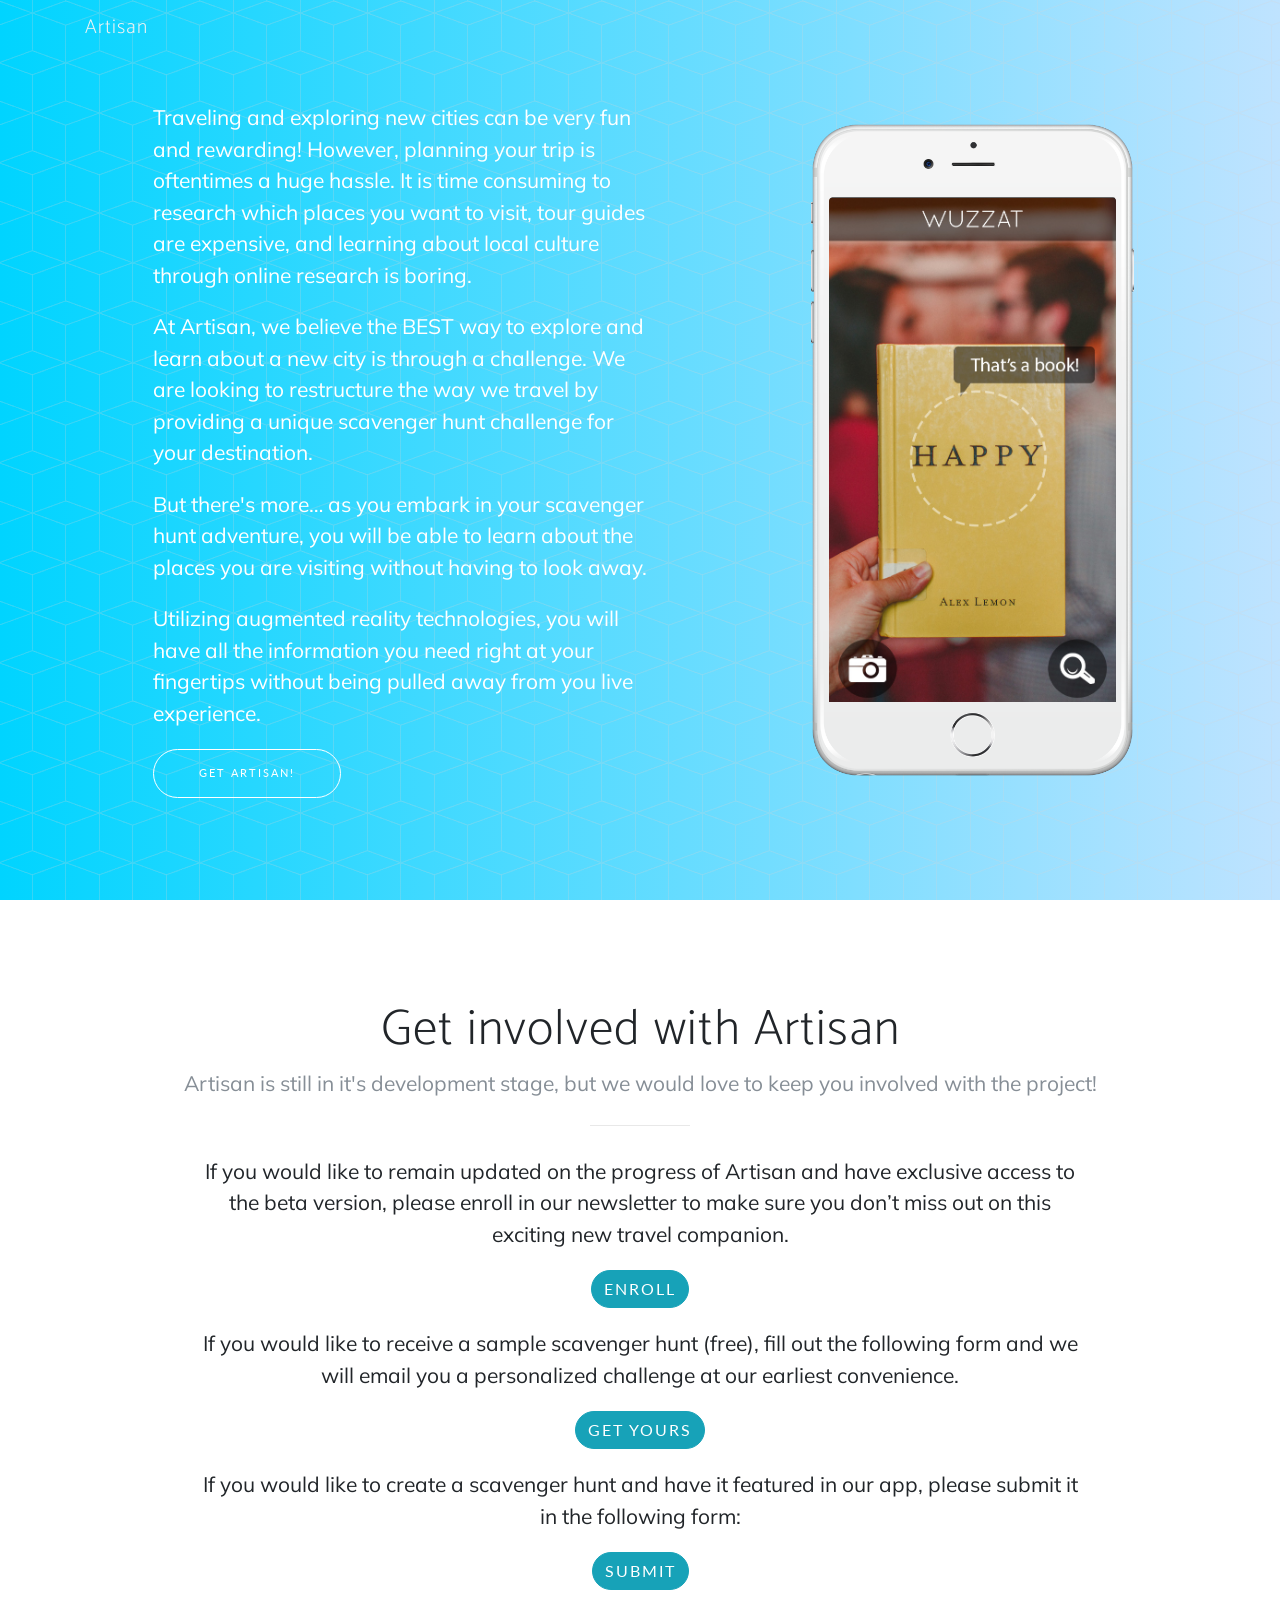
<file: web/index.html>
<!DOCTYPE html>
<html lang="en">

  <head>

    <meta charset="utf-8">
    <meta name="viewport" content="width=device-width, initial-scale=1, shrink-to-fit=no">
    <meta name="description" content="">
    <meta name="author" content="">

    <title>Artisan</title>

    <!-- Bootstrap core CSS -->
    <link href="vendor/bootstrap/css/bootstrap.min.css" rel="stylesheet">

    <!-- Custom fonts for this template -->
    <link rel="stylesheet" href="vendor/font-awesome/css/font-awesome.min.css">
    <link rel="stylesheet" href="vendor/simple-line-icons/css/simple-line-icons.css">
    <link href="https://fonts.googleapis.com/css?family=Lato" rel="stylesheet">
    <link href="https://fonts.googleapis.com/css?family=Catamaran:100,200,300,400,500,600,700,800,900" rel="stylesheet">
    <link href="https://fonts.googleapis.com/css?family=Muli" rel="stylesheet">

    <!-- Plugin CSS -->
    <link rel="stylesheet" href="device-mockups/device-mockups.min.css">

    <!-- Custom styles for this template -->
    <link href="css/new-age.css" rel="stylesheet">

  </head>

  <body id="page-top">

    <!-- Navigation -->
    <nav class="navbar navbar-expand-lg navbar-light fixed-top" id="mainNav">
      <div class="container">
        <a class="navbar-brand js-scroll-trigger" href="#page-top">Artisan</a>
        <button class="navbar-toggler navbar-toggler-right" type="button" data-toggle="collapse" data-target="#navbarResponsive" aria-controls="navbarResponsive" aria-expanded="false" aria-label="Toggle navigation">
          Menu
          <i class="fa fa-bars"></i>
        </button>
        <div class="collapse navbar-collapse" id="navbarResponsive">
          <ul class="navbar-nav ml-auto">
            <!--<li class="nav-item">-->
              <!--<a class="nav-link js-scroll-trigger" href="#download">Download</a>-->
            <!--</li>-->
            <!--<li class="nav-item">-->
              <!--<a class="nav-link js-scroll-trigger" href="#features">Features</a>-->
            <!--</li>-->
            <!--<li class="nav-item">-->
              <!--<a class="nav-link js-scroll-trigger" href="#contact">Contact</a>-->
            <!--</li>-->
          </ul>
        </div>
      </div>
    </nav>

    <header class="masthead">
      <div class="container h-100">
        <div class="row h-100">
          <div class="col-lg-7 my-auto">
            <div class="header-content mx-auto">
              <p>
                Traveling and exploring new cities can be very fun and rewarding! However, planning your trip is oftentimes a huge hassle. It is time consuming to research which places you want to visit, tour guides are expensive, and learning about local culture through online research is boring.
              </p>
              <p>
                At Artisan, we believe the BEST way to explore and learn about a new city is through a challenge. We are looking to restructure the way we travel by providing a unique scavenger hunt challenge for your destination.
              </p>
              <p>
                But there's more… as you embark in your scavenger hunt adventure, you will be able to learn about the places you are visiting without having to look away.
              </p>
              <p>
                Utilizing augmented reality technologies, you will have all the information you need right at your fingertips without being pulled away from you live experience.
              </p>
              <a href="#interest" class="btn btn-outline btn-xl js-scroll-trigger">Get Artisan!</a>
            </div>
          </div>
          <div class="col-lg-5 my-auto">
            <div class="device-container">
              <div class="device-mockup iphone6_plus portrait white">
                <div class="device">
                  <div class="screen">
                    <!-- Demo image for screen mockup, you can put an image here, some HTML, an animation, video, or anything else! -->
                    <img src="img/demo-screen-1.jpg" class="img-fluid" alt="">
                  </div>
                  <!--<div class="button">-->
                    <!--&lt;!&ndash; You can hook the "home button" to some JavaScript events or just remove it &ndash;&gt;-->
                  <!--</div>-->
                </div>
              </div>
            </div>
          </div>
        </div>
      </div>
    </header>

    <section class="features" id="interest">
      <div class="container">
        <div class="section-heading text-center">
          <h2>Get involved with Artisan</h2>
          <p class="text-muted">Artisan is still in it's development stage, but we would love to keep you involved with the project!</p>
          <hr>
        </div>
        <div class="col-lg-10  offset-1 text-center">
          <p>
            If you would like to remain updated on the progress of Artisan and have exclusive access to the beta version, please enroll in our newsletter to make sure you don’t miss out on this exciting new travel companion.
          </p>
          <button onclick="window.open('https://goo.gl/forms/p4NjhL0DubmxJfMZ2')" type="button" class="btn btn-info cent">Enroll</button>
          <p style="margin-top: 20px">
            If you would like to receive a sample scavenger hunt (free), fill out the following form and we will email you a personalized challenge at our earliest convenience.
          </p>
          <button onclick="window.open('https://goo.gl/forms/oTR0wsHonG7i0yab2')" type="button" class="btn btn-info cent">Get Yours</button>
          <p style="margin-top: 20px">
            If you would like to create a scavenger hunt and have it featured in our app, please submit it in the following form:
          </p>
          <button onclick="window.open('https://goo.gl/forms/mAcGoXeVyjS8ulCM2')" type="button" class="btn btn-info cent">Submit</button>
        </div>
      </div>
    </section>

    <!--<section class="download bg-primary text-center" id="download">-->
      <!--<div class="container">-->
        <!--<div class="row">-->
          <!--<div class="col-md-8 mx-auto">-->
            <!--<h2 class="section-heading">Discover what all the buzz is about!</h2>-->
            <!--<p>Our app is available on any mobile device! Download now to get started!</p>-->
            <!--<div class="badges">-->
              <!--<a class="badge-link" href="#"><img src="img/google-play-badge.svg" alt=""></a>-->
              <!--<a class="badge-link" href="#"><img src="img/app-store-badge.svg" alt=""></a>-->
            <!--</div>-->
          <!--</div>-->
        <!--</div>-->
      <!--</div>-->
    <!--</section>-->

    <!--<section class="features" id="features">-->
      <!--<div class="container">-->
        <!--<div class="section-heading text-center">-->
          <!--<h2>Unlimited Features, Unlimited Fun</h2>-->
          <!--<p class="text-muted">Check out what you can do with this app theme!</p>-->
          <!--<hr>-->
        <!--</div>-->
        <!--<div class="row">-->
          <!--<div class="col-lg-4 my-auto">-->
            <!--<div class="device-container">-->
              <!--<div class="device-mockup iphone6_plus portrait white">-->
                <!--<div class="device">-->
                  <!--<div class="screen">-->
                    <!--&lt;!&ndash; Demo image for screen mockup, you can put an image here, some HTML, an animation, video, or anything else! &ndash;&gt;-->
                    <!--<img src="img/demo-screen-1.jpg" class="img-fluid" alt="">-->
                  <!--</div>-->
                  <!--<div class="button">-->
                    <!--&lt;!&ndash; You can hook the "home button" to some JavaScript events or just remove it &ndash;&gt;-->
                  <!--</div>-->
                <!--</div>-->
              <!--</div>-->
            <!--</div>-->
          <!--</div>-->
          <!--<div class="col-lg-8 my-auto">-->
            <!--<div class="container-fluid">-->
              <!--<div class="row">-->
                <!--<div class="col-lg-6">-->
                  <!--<div class="feature-item">-->
                    <!--<i class="icon-screen-smartphone text-primary"></i>-->
                    <!--<h3>Device Mockups</h3>-->
                    <!--<p class="text-muted">Ready to use HTML/CSS device mockups, no Photoshop required!</p>-->
                  <!--</div>-->
                <!--</div>-->
                <!--<div class="col-lg-6">-->
                  <!--<div class="feature-item">-->
                    <!--<i class="icon-camera text-primary"></i>-->
                    <!--<h3>Flexible Use</h3>-->
                    <!--<p class="text-muted">Put an image, video, animation, or anything else in the screen!</p>-->
                  <!--</div>-->
                <!--</div>-->
              <!--</div>-->
              <!--<div class="row">-->
                <!--<div class="col-lg-6">-->
                  <!--<div class="feature-item">-->
                    <!--<i class="icon-present text-primary"></i>-->
                    <!--<h3>Free to Use</h3>-->
                    <!--<p class="text-muted">As always, this theme is free to download and use for any purpose!</p>-->
                  <!--</div>-->
                <!--</div>-->
                <!--<div class="col-lg-6">-->
                  <!--<div class="feature-item">-->
                    <!--<i class="icon-lock-open text-primary"></i>-->
                    <!--<h3>Open Source</h3>-->
                    <!--<p class="text-muted">Since this theme is MIT licensed, you can use it commercially!</p>-->
                  <!--</div>-->
                <!--</div>-->
              <!--</div>-->
            <!--</div>-->
          <!--</div>-->
        <!--</div>-->
      <!--</div>-->
    <!--</section>-->

    <!--<section class="cta">-->
      <!--<div class="cta-content">-->
        <!--<div class="container">-->
          <!--<h2>Stop waiting.<br>Start building.</h2>-->
          <!--<a href="#contact" class="btn btn-outline btn-xl js-scroll-trigger">Let's Get Started!</a>-->
        <!--</div>-->
      <!--</div>-->
      <!--<div class="overlay"></div>-->
    <!--</section>-->

    <!--<section class="contact bg-primary" id="contact">-->
      <!--<div class="container">-->
        <!--<h2>We-->
          <!--<i class="fa fa-heart"></i>-->
          <!--new friends!</h2>-->
        <!--<ul class="list-inline list-social">-->
          <!--<li class="list-inline-item social-twitter">-->
            <!--<a href="#">-->
              <!--<i class="fa fa-twitter"></i>-->
            <!--</a>-->
          <!--</li>-->
          <!--<li class="list-inline-item social-facebook">-->
            <!--<a href="#">-->
              <!--<i class="fa fa-facebook"></i>-->
            <!--</a>-->
          <!--</li>-->
          <!--<li class="list-inline-item social-google-plus">-->
            <!--<a href="#">-->
              <!--<i class="fa fa-google-plus"></i>-->
            <!--</a>-->
          <!--</li>-->
        <!--</ul>-->
      <!--</div>-->
    <!--</section>-->

    <!-- Bootstrap core JavaScript -->
    <script src="vendor/jquery/jquery.min.js"></script>
    <script src="vendor/bootstrap/js/bootstrap.bundle.min.js"></script>

    <!-- Plugin JavaScript -->
    <script src="vendor/jquery-easing/jquery.easing.min.js"></script>

    <!-- Custom scripts for this template -->
    <script src="js/new-age.min.js"></script>

  </body>

</html>
</file>
<file: web/vendor/simple-line-icons/css/simple-line-icons.css>
@font-face {
  font-family: 'simple-line-icons';
  src: url('../fonts/Simple-Line-Icons.eot?v=2.4.0');
  src: url('../fonts/Simple-Line-Icons.eot?v=2.4.0#iefix') format('embedded-opentype'), url('../fonts/Simple-Line-Icons.woff2?v=2.4.0') format('woff2'), url('../fonts/Simple-Line-Icons.ttf?v=2.4.0') format('truetype'), url('../fonts/Simple-Line-Icons.woff?v=2.4.0') format('woff'), url('../fonts/Simple-Line-Icons.svg?v=2.4.0#simple-line-icons') format('svg');
  font-weight: normal;
  font-style: normal;
}
/*
 Use the following CSS code if you want to have a class per icon.
 Instead of a list of all class selectors, you can use the generic [class*="icon-"] selector, but it's slower:
*/
.icon-user,
.icon-people,
.icon-user-female,
.icon-user-follow,
.icon-user-following,
.icon-user-unfollow,
.icon-login,
.icon-logout,
.icon-emotsmile,
.icon-phone,
.icon-call-end,
.icon-call-in,
.icon-call-out,
.icon-map,
.icon-location-pin,
.icon-direction,
.icon-directions,
.icon-compass,
.icon-layers,
.icon-menu,
.icon-list,
.icon-options-vertical,
.icon-options,
.icon-arrow-down,
.icon-arrow-left,
.icon-arrow-right,
.icon-arrow-up,
.icon-arrow-up-circle,
.icon-arrow-left-circle,
.icon-arrow-right-circle,
.icon-arrow-down-circle,
.icon-check,
.icon-clock,
.icon-plus,
.icon-minus,
.icon-close,
.icon-event,
.icon-exclamation,
.icon-organization,
.icon-trophy,
.icon-screen-smartphone,
.icon-screen-desktop,
.icon-plane,
.icon-notebook,
.icon-mustache,
.icon-mouse,
.icon-magnet,
.icon-energy,
.icon-disc,
.icon-cursor,
.icon-cursor-move,
.icon-crop,
.icon-chemistry,
.icon-speedometer,
.icon-shield,
.icon-screen-tablet,
.icon-magic-wand,
.icon-hourglass,
.icon-graduation,
.icon-ghost,
.icon-game-controller,
.icon-fire,
.icon-eyeglass,
.icon-envelope-open,
.icon-envelope-letter,
.icon-bell,
.icon-badge,
.icon-anchor,
.icon-wallet,
.icon-vector,
.icon-speech,
.icon-puzzle,
.icon-printer,
.icon-present,
.icon-playlist,
.icon-pin,
.icon-picture,
.icon-handbag,
.icon-globe-alt,
.icon-globe,
.icon-folder-alt,
.icon-folder,
.icon-film,
.icon-feed,
.icon-drop,
.icon-drawer,
.icon-docs,
.icon-doc,
.icon-diamond,
.icon-cup,
.icon-calculator,
.icon-bubbles,
.icon-briefcase,
.icon-book-open,
.icon-basket-loaded,
.icon-basket,
.icon-bag,
.icon-action-undo,
.icon-action-redo,
.icon-wrench,
.icon-umbrella,
.icon-trash,
.icon-tag,
.icon-support,
.icon-frame,
.icon-size-fullscreen,
.icon-size-actual,
.icon-shuffle,
.icon-share-alt,
.icon-share,
.icon-rocket,
.icon-question,
.icon-pie-chart,
.icon-pencil,
.icon-note,
.icon-loop,
.icon-home,
.icon-grid,
.icon-graph,
.icon-microphone,
.icon-music-tone-alt,
.icon-music-tone,
.icon-earphones-alt,
.icon-earphones,
.icon-equalizer,
.icon-like,
.icon-dislike,
.icon-control-start,
.icon-control-rewind,
.icon-control-play,
.icon-control-pause,
.icon-control-forward,
.icon-control-end,
.icon-volume-1,
.icon-volume-2,
.icon-volume-off,
.icon-calendar,
.icon-bulb,
.icon-chart,
.icon-ban,
.icon-bubble,
.icon-camrecorder,
.icon-camera,
.icon-cloud-download,
.icon-cloud-upload,
.icon-envelope,
.icon-eye,
.icon-flag,
.icon-heart,
.icon-info,
.icon-key,
.icon-link,
.icon-lock,
.icon-lock-open,
.icon-magnifier,
.icon-magnifier-add,
.icon-magnifier-remove,
.icon-paper-clip,
.icon-paper-plane,
.icon-power,
.icon-refresh,
.icon-reload,
.icon-settings,
.icon-star,
.icon-symbol-female,
.icon-symbol-male,
.icon-target,
.icon-credit-card,
.icon-paypal,
.icon-social-tumblr,
.icon-social-twitter,
.icon-social-facebook,
.icon-social-instagram,
.icon-social-linkedin,
.icon-social-pinterest,
.icon-social-github,
.icon-social-google,
.icon-social-reddit,
.icon-social-skype,
.icon-social-dribbble,
.icon-social-behance,
.icon-social-foursqare,
.icon-social-soundcloud,
.icon-social-spotify,
.icon-social-stumbleupon,
.icon-social-youtube,
.icon-social-dropbox,
.icon-social-vkontakte,
.icon-social-steam {
  font-family: 'simple-line-icons';
  speak: none;
  font-style: normal;
  font-weight: normal;
  font-variant: normal;
  text-transform: none;
  line-height: 1;
  /* Better Font Rendering =========== */
  -webkit-font-smoothing: antialiased;
  -moz-osx-font-smoothing: grayscale;
}
.icon-user:before {
  content: "\e005";
}
.icon-people:before {
  content: "\e001";
}
.icon-user-female:before {
  content: "\e000";
}
.icon-user-follow:before {
  content: "\e002";
}
.icon-user-following:before {
  content: "\e003";
}
.icon-user-unfollow:before {
  content: "\e004";
}
.icon-login:before {
  content: "\e066";
}
.icon-logout:before {
  content: "\e065";
}
.icon-emotsmile:before {
  content: "\e021";
}
.icon-phone:before {
  content: "\e600";
}
.icon-call-end:before {
  content: "\e048";
}
.icon-call-in:before {
  content: "\e047";
}
.icon-call-out:before {
  content: "\e046";
}
.icon-map:before {
  content: "\e033";
}
.icon-location-pin:before {
  content: "\e096";
}
.icon-direction:before {
  content: "\e042";
}
.icon-directions:before {
  content: "\e041";
}
.icon-compass:before {
  content: "\e045";
}
.icon-layers:before {
  content: "\e034";
}
.icon-menu:before {
  content: "\e601";
}
.icon-list:before {
  content: "\e067";
}
.icon-options-vertical:before {
  content: "\e602";
}
.icon-options:before {
  content: "\e603";
}
.icon-arrow-down:before {
  content: "\e604";
}
.icon-arrow-left:before {
  content: "\e605";
}
.icon-arrow-right:before {
  content: "\e606";
}
.icon-arrow-up:before {
  content: "\e607";
}
.icon-arrow-up-circle:before {
  content: "\e078";
}
.icon-arrow-left-circle:before {
  content: "\e07a";
}
.icon-arrow-right-circle:before {
  content: "\e079";
}
.icon-arrow-down-circle:before {
  content: "\e07b";
}
.icon-check:before {
  content: "\e080";
}
.icon-clock:before {
  content: "\e081";
}
.icon-plus:before {
  content: "\e095";
}
.icon-minus:before {
  content: "\e615";
}
.icon-close:before {
  content: "\e082";
}
.icon-event:before {
  content: "\e619";
}
.icon-exclamation:before {
  content: "\e617";
}
.icon-organization:before {
  content: "\e616";
}
.icon-trophy:before {
  content: "\e006";
}
.icon-screen-smartphone:before {
  content: "\e010";
}
.icon-screen-desktop:before {
  content: "\e011";
}
.icon-plane:before {
  content: "\e012";
}
.icon-notebook:before {
  content: "\e013";
}
.icon-mustache:before {
  content: "\e014";
}
.icon-mouse:before {
  content: "\e015";
}
.icon-magnet:before {
  content: "\e016";
}
.icon-energy:before {
  content: "\e020";
}
.icon-disc:before {
  content: "\e022";
}
.icon-cursor:before {
  content: "\e06e";
}
.icon-cursor-move:before {
  content: "\e023";
}
.icon-crop:before {
  content: "\e024";
}
.icon-chemistry:before {
  content: "\e026";
}
.icon-speedometer:before {
  content: "\e007";
}
.icon-shield:before {
  content: "\e00e";
}
.icon-screen-tablet:before {
  content: "\e00f";
}
.icon-magic-wand:before {
  content: "\e017";
}
.icon-hourglass:before {
  content: "\e018";
}
.icon-graduation:before {
  content: "\e019";
}
.icon-ghost:before {
  content: "\e01a";
}
.icon-game-controller:before {
  content: "\e01b";
}
.icon-fire:before {
  content: "\e01c";
}
.icon-eyeglass:before {
  content: "\e01d";
}
.icon-envelope-open:before {
  content: "\e01e";
}
.icon-envelope-letter:before {
  content: "\e01f";
}
.icon-bell:before {
  content: "\e027";
}
.icon-badge:before {
  content: "\e028";
}
.icon-anchor:before {
  content: "\e029";
}
.icon-wallet:before {
  content: "\e02a";
}
.icon-vector:before {
  content: "\e02b";
}
.icon-speech:before {
  content: "\e02c";
}
.icon-puzzle:before {
  content: "\e02d";
}
.icon-printer:before {
  content: "\e02e";
}
.icon-present:before {
  content: "\e02f";
}
.icon-playlist:before {
  content: "\e030";
}
.icon-pin:before {
  content: "\e031";
}
.icon-picture:before {
  content: "\e032";
}
.icon-handbag:before {
  content: "\e035";
}
.icon-globe-alt:before {
  content: "\e036";
}
.icon-globe:before {
  content: "\e037";
}
.icon-folder-alt:before {
  content: "\e039";
}
.icon-folder:before {
  content: "\e089";
}
.icon-film:before {
  content: "\e03a";
}
.icon-feed:before {
  content: "\e03b";
}
.icon-drop:before {
  content: "\e03e";
}
.icon-drawer:before {
  content: "\e03f";
}
.icon-docs:before {
  content: "\e040";
}
.icon-doc:before {
  content: "\e085";
}
.icon-diamond:before {
  content: "\e043";
}
.icon-cup:before {
  content: "\e044";
}
.icon-calculator:before {
  content: "\e049";
}
.icon-bubbles:before {
  content: "\e04a";
}
.icon-briefcase:before {
  content: "\e04b";
}
.icon-book-open:before {
  content: "\e04c";
}
.icon-basket-loaded:before {
  content: "\e04d";
}
.icon-basket:before {
  content: "\e04e";
}
.icon-bag:before {
  content: "\e04f";
}
.icon-action-undo:before {
  content: "\e050";
}
.icon-action-redo:before {
  content: "\e051";
}
.icon-wrench:before {
  content: "\e052";
}
.icon-umbrella:before {
  content: "\e053";
}
.icon-trash:before {
  content: "\e054";
}
.icon-tag:before {
  content: "\e055";
}
.icon-support:before {
  content: "\e056";
}
.icon-frame:before {
  content: "\e038";
}
.icon-size-fullscreen:before {
  content: "\e057";
}
.icon-size-actual:before {
  content: "\e058";
}
.icon-shuffle:before {
  content: "\e059";
}
.icon-share-alt:before {
  content: "\e05a";
}
.icon-share:before {
  content: "\e05b";
}
.icon-rocket:before {
  content: "\e05c";
}
.icon-question:before {
  content: "\e05d";
}
.icon-pie-chart:before {
  content: "\e05e";
}
.icon-pencil:before {
  content: "\e05f";
}
.icon-note:before {
  content: "\e060";
}
.icon-loop:before {
  content: "\e064";
}
.icon-home:before {
  content: "\e069";
}
.icon-grid:before {
  content: "\e06a";
}
.icon-graph:before {
  content: "\e06b";
}
.icon-microphone:before {
  content: "\e063";
}
.icon-music-tone-alt:before {
  content: "\e061";
}
.icon-music-tone:before {
  content: "\e062";
}
.icon-earphones-alt:before {
  content: "\e03c";
}
.icon-earphones:before {
  content: "\e03d";
}
.icon-equalizer:before {
  content: "\e06c";
}
.icon-like:before {
  content: "\e068";
}
.icon-dislike:before {
  content: "\e06d";
}
.icon-control-start:before {
  content: "\e06f";
}
.icon-control-rewind:before {
  content: "\e070";
}
.icon-control-play:before {
  content: "\e071";
}
.icon-control-pause:before {
  content: "\e072";
}
.icon-control-forward:before {
  content: "\e073";
}
.icon-control-end:before {
  content: "\e074";
}
.icon-volume-1:before {
  content: "\e09f";
}
.icon-volume-2:before {
  content: "\e0a0";
}
.icon-volume-off:before {
  content: "\e0a1";
}
.icon-calendar:before {
  content: "\e075";
}
.icon-bulb:before {
  content: "\e076";
}
.icon-chart:before {
  content: "\e077";
}
.icon-ban:before {
  content: "\e07c";
}
.icon-bubble:before {
  content: "\e07d";
}
.icon-camrecorder:before {
  content: "\e07e";
}
.icon-camera:before {
  content: "\e07f";
}
.icon-cloud-download:before {
  content: "\e083";
}
.icon-cloud-upload:before {
  content: "\e084";
}
.icon-envelope:before {
  content: "\e086";
}
.icon-eye:before {
  content: "\e087";
}
.icon-flag:before {
  content: "\e088";
}
.icon-heart:before {
  content: "\e08a";
}
.icon-info:before {
  content: "\e08b";
}
.icon-key:before {
  content: "\e08c";
}
.icon-link:before {
  content: "\e08d";
}
.icon-lock:before {
  content: "\e08e";
}
.icon-lock-open:before {
  content: "\e08f";
}
.icon-magnifier:before {
  content: "\e090";
}
.icon-magnifier-add:before {
  content: "\e091";
}
.icon-magnifier-remove:before {
  content: "\e092";
}
.icon-paper-clip:before {
  content: "\e093";
}
.icon-paper-plane:before {
  content: "\e094";
}
.icon-power:before {
  content: "\e097";
}
.icon-refresh:before {
  content: "\e098";
}
.icon-reload:before {
  content: "\e099";
}
.icon-settings:before {
  content: "\e09a";
}
.icon-star:before {
  content: "\e09b";
}
.icon-symbol-female:before {
  content: "\e09c";
}
.icon-symbol-male:before {
  content: "\e09d";
}
.icon-target:before {
  content: "\e09e";
}
.icon-credit-card:before {
  content: "\e025";
}
.icon-paypal:before {
  content: "\e608";
}
.icon-social-tumblr:before {
  content: "\e00a";
}
.icon-social-twitter:before {
  content: "\e009";
}
.icon-social-facebook:before {
  content: "\e00b";
}
.icon-social-instagram:before {
  content: "\e609";
}
.icon-social-linkedin:before {
  content: "\e60a";
}
.icon-social-pinterest:before {
  content: "\e60b";
}
.icon-social-github:before {
  content: "\e60c";
}
.icon-social-google:before {
  content: "\e60d";
}
.icon-social-reddit:before {
  content: "\e60e";
}
.icon-social-skype:before {
  content: "\e60f";
}
.icon-social-dribbble:before {
  content: "\e00d";
}
.icon-social-behance:before {
  content: "\e610";
}
.icon-social-foursqare:before {
  content: "\e611";
}
.icon-social-soundcloud:before {
  content: "\e612";
}
.icon-social-spotify:before {
  content: "\e613";
}
.icon-social-stumbleupon:before {
  content: "\e614";
}
.icon-social-youtube:before {
  content: "\e008";
}
.icon-social-dropbox:before {
  content: "\e00c";
}
.icon-social-vkontakte:before {
  content: "\e618";
}
.icon-social-steam:before {
  content: "\e620";
}
</file>
<file: web/device-mockups/device-mockups.min.css>
.device-mockup{position:relative;width:100%;padding-bottom:61.775701%}.device-mockup>.device{position:absolute;top:0;bottom:0;left:0;right:0;width:100%;height:100%;background-size:100% 100%;background-repeat:no-repeat;background-image:url(macbook/macbook.png)}.device-mockup>.device>.screen{position:absolute;top:11.0438729%;bottom:14.6747352%;left:13.364486%;right:13.364486%;overflow:hidden}.device-mockup>.device>.button{position:absolute;top:0;left:0;display:none;overflow:hidden;border-radius:100%;-webkit-border-radius:100%;-moz-border-radius:100%;cursor:pointer}.device-mockup.imac{padding-bottom:81.230769%}.device-mockup.imac>.device{background-image:url(imac/imac.png)}.device-mockup.imac>.device>.screen{top:8.20707071%;bottom:31.6919192%;left:6.61538462%;right:6.61538462%}.device-mockup.macbook{padding-bottom:61.775701%}.device-mockup.macbook>.device{background-image:url(macbook/macbook.png)}.device-mockup.macbook>.device>.screen{top:11.0438729%;bottom:14.6747352%;left:13.364486%;right:13.364486%}.device-mockup.macbook_2015{padding-bottom:57.5%}.device-mockup.macbook_2015.grey>.device,.device-mockup.macbook_2015>.device{background-image:url(macbook_2015/grey.png)}.device-mockup.macbook_2015.silver>.device,.device-mockup.macbook_2015>.device{background-image:url(macbook_2015/silver.png)}.device-mockup.macbook_2015.gold>.device,.device-mockup.macbook_2015>.device{background-image:url(macbook_2015/gold.png)}.device-mockup.macbook_2015>.device>.screen{top:7.5%;bottom:10.9%;left:12.46%;right:12.56%}.device-mockup.iphone5,.device-mockup.iphone5.portrait{padding-bottom:210.57%}.device-mockup.iphone5.landscape{padding-bottom:47.49%}.device-mockup.iphone5.black>.device,.device-mockup.iphone5.portrait.black>.device,.device-mockup.iphone5>.device{background-image:url(iphone5/iphone5_port_black.png)}.device-mockup.iphone5.landscape.black>.device,.device-mockup.iphone5.landscape>.device{background-image:url(iphone5/iphone5_land_black.png)}.device-mockup.iphone5.portrait.white>.device,.device-mockup.iphone5.white>.device{background-image:url(iphone5/iphone5_port_white.png)}.device-mockup.iphone5.landscape.white>.device{background-image:url(iphone5/iphone5_land_white.png)}.device-mockup.iphone5.portrait>.device>.screen,.device-mockup.iphone5>.device>.screen{top:14.78%;bottom:13.78%;left:8.77%;right:7.77%}.device-mockup.iphone5.landscape>.device>.screen{top:7.422488%;bottom:8.422488%;left:14.919127%;right:14.019127%}.device-mockup.iphone5.portrait>.device>.button,.device-mockup.iphone5>.device>.button{display:block;top:88.3%;bottom:2.5%;left:40%;right:40%}.device-mockup.iphone5.landscape>.device>.button{display:block;top:40%;bottom:41%;left:88.4%;right:2.3%}.device-mockup.iphone_se,.device-mockup.iphone_se.portrait{padding-bottom:209.83%}.device-mockup.iphone_se.landscape{padding-bottom:47.66%}.device-mockup.iphone_se.black>.device,.device-mockup.iphone_se.portrait.black>.device,.device-mockup.iphone_se>.device{background-image:url(iphone_se/iphone_se_port_black.png)}.device-mockup.iphone_se.landscape.black>.device,.device-mockup.iphone_se.landscape>.device{background-image:url(iphone_se/iphone_se_land_black.png)}.device-mockup.iphone_se.portrait.white>.device,.device-mockup.iphone_se.white>.device{background-image:url(iphone_se/iphone_se_port_white.png)}.device-mockup.iphone_se.landscape.white>.device{background-image:url(iphone_se/iphone_se_land_white.png)}.device-mockup.iphone_se.gold>.device,.device-mockup.iphone_se.portrait.gold>.device{background-image:url(iphone_se/iphone_se_port_gold.png)}.device-mockup.iphone_se.landscape.gold>.device{background-image:url(iphone_se/iphone_se_land_gold.png)}.device-mockup.iphone_se.portrait.rose>.device,.device-mockup.iphone_se.rose>.device{background-image:url(iphone_se/iphone_se_port_rose.png)}.device-mockup.iphone_se.landscape.rose>.device{background-image:url(iphone_se/iphone_se_land_rose.png)}.device-mockup.iphone_se.portrait>.device>.screen,.device-mockup.iphone_se>.device>.screen{top:16.28%;bottom:16.28%;left:11.77%;right:11.77%}.device-mockup.iphone_se.landscape>.device>.screen{top:11.722488%;bottom:11.722488%;left:16.0191273%;right:16.0191273%}.device-mockup.iphone_se.portrait>.device>.button,.device-mockup.iphone_se>.device>.button{display:block;top:86.3%;bottom:5.5%;left:42%;right:42%}.device-mockup.iphone_se.landscape>.device>.button{display:block;top:42%;bottom:42%;left:86.4%;right:5.1%}.device-mockup.iphone6,.device-mockup.iphone6.portrait{padding-bottom:207.19%}.device-mockup.iphone6.landscape{padding-bottom:48.76%}.device-mockup.iphone6.black>.device,.device-mockup.iphone6.portrait.black>.device,.device-mockup.iphone6>.device{background-image:url(iphone_6/iphone_6_port_black.png)}.device-mockup.iphone6.landscape.black>.device,.device-mockup.iphone6.landscape>.device{background-image:url(iphone_6/iphone_6_land_black.png)}.device-mockup.iphone6.portrait.white>.device,.device-mockup.iphone6.white>.device{background-image:url(iphone_6/iphone_6_port_white.png)}.device-mockup.iphone6.landscape.white>.device{background-image:url(iphone_6/iphone_6_land_white.png)}.device-mockup.iphone6.gold>.device,.device-mockup.iphone6.portrait.gold>.device{background-image:url(iphone_6/iphone_6_port_gold.png)}.device-mockup.iphone6.landscape.gold>.device{background-image:url(iphone_6/iphone_6_land_gold.png)}.device-mockup.iphone6.portrait>.device>.screen,.device-mockup.iphone6>.device>.screen{top:12.58%;bottom:12.88%;left:6.77%;right:6.77%}.device-mockup.iphone6.landscape>.device>.screen{top:6.77%;bottom:6.77%;left:12.58%;right:12.88%}.device-mockup.iphone6.portrait>.device>.button,.device-mockup.iphone6>.device>.button{display:block;top:88.6%;bottom:3.2%;left:42%;right:42%}.device-mockup.iphone6.landscape>.device>.button{display:block;top:42%;bottom:42%;left:88.6%;right:3.2%}.device-mockup.iphone6_plus,.device-mockup.iphone6_plus.portrait{padding-bottom:201.76%}.device-mockup.iphone6_plus.landscape{padding-bottom:49.56%}.device-mockup.iphone6_plus.black>.device,.device-mockup.iphone6_plus.portrait.black>.device,.device-mockup.iphone6_plus>.device{background-image:url(iphone_6_plus/iphone_6_plus_black_port.png)}.device-mockup.iphone6_plus.landscape.black>.device,.device-mockup.iphone6_plus.landscape>.device{background-image:url(iphone_6_plus/iphone_6_plus_black_land.png)}.device-mockup.iphone6_plus.portrait.white>.device,.device-mockup.iphone6_plus.white>.device{background-image:url(iphone_6_plus/iphone_6_plus_white_port.png)}.device-mockup.iphone6_plus.landscape.white>.device{background-image:url(iphone_6_plus/iphone_6_plus_white_land.png)}.device-mockup.iphone6_plus.gold>.device,.device-mockup.iphone6_plus.portrait.gold>.device{background-image:url(iphone_6_plus/iphone_6_plus_gold_port.png)}.device-mockup.iphone6_plus.landscape.gold>.device{background-image:url(iphone_6_plus/iphone_6_plus_gold_land.png)}.device-mockup.iphone6_plus.portrait>.device>.screen,.device-mockup.iphone6_plus>.device>.screen{top:11.58%;bottom:11.58%;left:5.97%;right:5.97%}.device-mockup.iphone6_plus.landscape>.device>.screen{top:5.97%;bottom:5.97%;left:11.38%;right:11.58%}.device-mockup.iphone6_plus.portrait>.device>.button,.device-mockup.iphone6_plus>.device>.button{display:block;top:89.9%;bottom:3.2%;left:43%;right:43%}.device-mockup.iphone6_plus.landscape>.device>.button{display:block;top:43%;bottom:43%;left:89.9%;right:3.2%}.device-mockup.ipad,.device-mockup.ipad.portrait{padding-bottom:128.406276%}.device-mockup.ipad.landscape{padding-bottom:79.9086758%}.device-mockup.ipad.black>.device,.device-mockup.ipad.portrait.black>.device,.device-mockup.ipad>.device{background-image:url(ipad/ipad_port_black.png)}.device-mockup.ipad.portrait.white>.device,.device-mockup.ipad.white>.device{background-image:url(ipad/ipad_port_white.png)}.device-mockup.ipad.landscape.black>.device,.device-mockup.ipad.landscape>.device{background-image:url(ipad/ipad_land_black.png)}.device-mockup.ipad.landscape.white>.device{background-image:url(ipad/ipad_land_white.png)}.device-mockup.ipad.portrait>.device>.screen,.device-mockup.ipad>.device>.screen{top:12.025723%;bottom:12.154341%;left:13.45995%;right:13.45995%}.device-mockup.ipad.landscape>.device>.screen{top:13.87755102%;bottom:13.87755102%;left:11.5459883%;right:11.5459883%}.device-mockup.ipad.portrait>.device>.button,.device-mockup.ipad>.device>.button{display:block;top:90.2%;bottom:5.5%;left:47.3%;right:47.3%}.device-mockup.ipad.landscape>.device>.button{display:block;top:47.3%;bottom:47.3%;left:90.8%;right:4.9%}.device-mockup.ipad_air,.device-mockup.ipad_air.portrait{padding-bottom:141.27%}.device-mockup.ipad_air.landscape{padding-bottom:70.79%}.device-mockup.ipad_air.grey>.device,.device-mockup.ipad_air.portrait.grey>.device,.device-mockup.ipad_air>.device{background-image:url(ipad_air/ipad_air_gray_port.png)}.device-mockup.ipad_air.portrait.silver>.device,.device-mockup.ipad_air.silver>.device{background-image:url(ipad_air/ipad_air_silver_port.png)}.device-mockup.ipad_air.landscape.grey>.device,.device-mockup.ipad_air.landscape>.device{background-image:url(ipad_air/ipad_air_gray_land.png)}.device-mockup.ipad_air.landscape.silver>.device{background-image:url(ipad_air/ipad_air_silver_land.png)}.device-mockup.ipad_air.portrait>.device>.screen,.device-mockup.ipad_air>.device>.screen{top:9.025723%;bottom:9.154341%;left:7.45995%;right:6.45995%}.device-mockup.ipad_air.landscape>.device>.screen{top:6.877551%;bottom:6.877551%;left:9.545988%;right:9.545988%}.device-mockup.ipad_air.portrait>.device>.button,.device-mockup.ipad_air>.device>.button{display:block;top:93.2%;bottom:2.5%;left:47.3%;right:47.3%}.device-mockup.ipad_air.landscape>.device>.button{display:block;top:47.3%;bottom:47.3%;left:93.1%;right:2.1%}.device-mockup.ipad_air_2,.device-mockup.ipad_air_2.portrait{padding-bottom:141.38%}.device-mockup.ipad_air_2.landscape{padding-bottom:70.73%}.device-mockup.ipad_air_2.grey>.device,.device-mockup.ipad_air_2.portrait.grey>.device,.device-mockup.ipad_air_2>.device{background-image:url(ipad_air_2/ipad_air_2_gray_port.png)}.device-mockup.ipad_air_2.portrait.silver>.device,.device-mockup.ipad_air_2.silver>.device{background-image:url(ipad_air_2/ipad_air_2_silver_port.png)}.device-mockup.ipad_air_2.gold>.device,.device-mockup.ipad_air_2.portrait.gold>.device{background-image:url(ipad_air_2/ipad_air_2_gold_port.png)}.device-mockup.ipad_air_2.landscape.grey>.device,.device-mockup.ipad_air_2.landscape>.device{background-image:url(ipad_air_2/ipad_air_2_gray_land.png)}.device-mockup.ipad_air_2.landscape.silver>.device{background-image:url(ipad_air_2/ipad_air_2_silver_land.png)}.device-mockup.ipad_air_2.landscape.gold>.device{background-image:url(ipad_air_2/ipad_air_2_gold_land.png)}.device-mockup.ipad_air_2.portrait>.device>.screen,.device-mockup.ipad_air_2>.device>.screen{top:9.025723%;bottom:8.854341%;left:6.15995%;right:6.15995%}.device-mockup.ipad_air_2.landscape>.device>.screen{top:6.277551%;bottom:6.277551%;left:8.545988%;right:8.545988%}.device-mockup.ipad_air_2.portrait>.device>.button,.device-mockup.ipad_air_2>.device>.button{display:block;top:93.2%;bottom:2.1%;left:46.3%;right:46.5%}.device-mockup.ipad_air_2.landscape>.device>.button{display:block;top:46.5%;bottom:46.8%;left:93.5%;right:1.9%}.device-mockup.ipad_pro,.device-mockup.ipad_pro.portrait{padding-bottom:138.63%}.device-mockup.ipad_pro.landscape{padding-bottom:72.14%}.device-mockup.ipad_pro.grey>.device,.device-mockup.ipad_pro.portrait.grey>.device,.device-mockup.ipad_pro>.device{background-image:url(ipad_pro/ipad_pro_port_black.png)}.device-mockup.ipad_pro.portrait.silver>.device,.device-mockup.ipad_pro.silver>.device{background-image:url(ipad_pro/ipad_pro_port_silver.png)}.device-mockup.ipad_pro.gold>.device,.device-mockup.ipad_pro.portrait.gold>.device{background-image:url(ipad_pro/ipad_pro_port_gold.png)}.device-mockup.ipad_pro.landscape.grey>.device,.device-mockup.ipad_pro.landscape>.device{background-image:url(ipad_pro/ipad_pro_land_black.png)}.device-mockup.ipad_pro.landscape.silver>.device{background-image:url(ipad_pro/ipad_pro_land_silver.png)}.device-mockup.ipad_pro.landscape.gold>.device{background-image:url(ipad_pro/ipad_pro_land_gold.png)}.device-mockup.ipad_pro.portrait>.device>.screen,.device-mockup.ipad_pro>.device>.screen{top:7.025723%;bottom:6.854341%;left:5.15995%;right:5.15995%}.device-mockup.ipad_pro.landscape>.device>.screen{top:5.177551%;bottom:5.177551%;left:6.945988%;right:6.945988%}.device-mockup.ipad_pro.portrait>.device>.button,.device-mockup.ipad_pro>.device>.button{display:block;top:94.9%;bottom:1.5%;left:47.3%;right:47.1%}.device-mockup.ipad_pro.landscape>.device>.button{display:block;top:47.5%;bottom:47.5%;left:94.8%;right:1.5%}.device-mockup.galaxy_s3,.device-mockup.galaxy_s3.portrait{padding-bottom:178.787879%}.device-mockup.galaxy_s3.landscape{padding-bottom:55.9322034%}.device-mockup.galaxy_s3.black>.device,.device-mockup.galaxy_s3.portrait.black>.device,.device-mockup.galaxy_s3>.device{background-image:url(galaxy_s3/s3_port_black.png)}.device-mockup.galaxy_s3.landscape.black>.device,.device-mockup.galaxy_s3.landscape>.device{background-image:url(galaxy_s3/s3_land_black.png)}.device-mockup.galaxy_s3.portrait.white>.device,.device-mockup.galaxy_s3.white>.device{background-image:url(galaxy_s3/s3_port_white.png)}.device-mockup.galaxy_s3.landscape.white>.device{background-image:url(galaxy_s3/s3_land_white.png)}.device-mockup.galaxy_s3.portrait>.device>.screen,.device-mockup.galaxy_s3>.device>.screen{top:12.3728814%;bottom:15.5367232%;left:13.8383838%;right:13.8383838%}.device-mockup.galaxy_s3.landscape>.device>.screen{top:13.8383838%;bottom:13.8383838%;left:12.3728814%;right:15.5367232%}.device-mockup.galaxy_s5,.device-mockup.galaxy_s5.portrait{padding-bottom:194.188862%}.device-mockup.galaxy_s5.landscape{padding-bottom:51.496259%}.device-mockup.galaxy_s5.black>.device,.device-mockup.galaxy_s5.portrait.black>.device,.device-mockup.galaxy_s5>.device{background-image:url(galaxy_s5/galaxy_s5_port_black.png)}.device-mockup.galaxy_s5.landscape.black>.device,.device-mockup.galaxy_s5.landscape>.device{background-image:url(galaxy_s5/galaxy_s5_land_black.png)}.device-mockup.galaxy_s5.portrait.white>.device,.device-mockup.galaxy_s5.white>.device{background-image:url(galaxy_s5/galaxy_s5_port_white.png)}.device-mockup.galaxy_s5.landscape.white>.device{background-image:url(galaxy_s5/galaxy_s5_land_white.png)}.device-mockup.galaxy_s5.portrait>.device>.screen,.device-mockup.galaxy_s5>.device>.screen{top:10.2%;bottom:10.1%;left:6.3%;right:6.4%}.device-mockup.galaxy_s5.landscape>.device>.screen{top:6.6%;bottom:6.2%;left:10.15%;right:10%}.device-mockup.galaxy_tab4,.device-mockup.galaxy_tab4.landscape{padding-bottom:72.689464%}.device-mockup.galaxy_tab4.black>.device,.device-mockup.galaxy_tab4.landscape.black>.device,.device-mockup.galaxy_tab4>.device{background-image:url(galaxy_tab4/galaxy_tab4_land_black.png)}.device-mockup.galaxy_tab4.landscape.white>.device,.device-mockup.galaxy_tab4.white>.device{background-image:url(galaxy_tab4/galaxy_tab4_land_white.png)}.device-mockup.galaxy_tab4.landscape>.device>.screen,.device-mockup.galaxy_tab4>.device>.screen{top:11.5%;bottom:11.5%;left:5.4%;right:5.2%}.device-mockup.lumia920,.device-mockup.lumia920.portrait{padding-bottom:172.796353%}.device-mockup.lumia920.landscape{padding-bottom:56.3330381%}.device-mockup.lumia920.portrait>.device,.device-mockup.lumia920>.device{background-image:url(lumia920/lumia920_port.png)}.device-mockup.lumia920.landscape>.device{background-image:url(lumia920/lumia920_land.png)}.device-mockup.lumia920.portrait>.device>.screen,.device-mockup.lumia920>.device>.screen{top:10.6420405%;bottom:18.9973615%;left:13.5258359%;right:13.5258359%}.device-mockup.lumia920.landscape>.device>.screen{top:12.2641509%;bottom:12.2641509%;left:10.5403012%;right:18.6005314%}.device-mockup.nexus7,.device-mockup.nexus7.portrait{padding-bottom:156.521739%}.device-mockup.nexus7.landscape{padding-bottom:63.6678201%}.device-mockup.nexus7.portrait>.device,.device-mockup.nexus7>.device{background-image:url(nexus7/nexus7_port.png)}.device-mockup.nexus7.landscape>.device{background-image:url(nexus7/nexus7_land.png)}.device-mockup.nexus7.portrait>.device>.screen,.device-mockup.nexus7>.device>.screen{top:13.1365741%;bottom:12.7893519%;left:13.7681159%;right:13.7681159%}.device-mockup.nexus7.landscape>.device>.screen{top:13.7681159%;bottom:13.7681159%;left:13.0911188%;right:13.0911188%}.device-mockup.surface,.device-mockup.surface.landscape{padding-bottom:64.7584973%}.device-mockup.surface.landscape>.device,.device-mockup.surface>.device{background-image:url(surface/surface.png)}.device-mockup.surface.landscape>.device>.screen,.device-mockup.surface>.device>.screen{top:14.5488029%;bottom:14.9171271%;left:9.36195587%;right:9.36195587%}.device-mockup.samsung_tv,.device-mockup.samsung_tv.landscape{padding-bottom:64.68%}.device-mockup.samsung_tv.landscape>.device,.device-mockup.samsung_tv>.device{background-image:url(samsung_tv/samsung_tv.png)}.device-mockup.samsung_tv.landscape>.device>.screen,.device-mockup.samsung_tv>.device>.screen{top:2.148803%;bottom:12.817127%;left:1.261956%;right:1.361956%}
</file>
<file: web/css/new-age.css>
/*!
 * Start Bootstrap - New Age v4.0.0-beta.2 (https://startbootstrap.com/template-overviews/new-age)
 * Copyright 2013-2017 Start Bootstrap
 * Licensed under MIT (https://github.com/BlackrockDigital/startbootstrap-new-age/blob/master/LICENSE)
 */
html,
body {
  width: 100%;
  height: 100%; }

body {
  font-family: 'Muli', 'Helvetica', 'Arial', 'sans-serif'; }

a {
  color: #fdcc52;
  -webkit-transition: all .35s;
  -moz-transition: all .35s;
  transition: all .35s; }
  a:hover, a:focus {
    color: #fcbd20; }

hr {
  max-width: 100px;
  margin: 25px auto 0;
  border-width: 1px;
  border-color: rgba(34, 34, 34, 0.1); }

hr.light {
  border-color: white; }

h1,
h2,
h3,
h4,
h5,
h6 {
  font-family: 'Catamaran', 'Helvetica', 'Arial', 'sans-serif';
  font-weight: 200;
  letter-spacing: 1px; }

p {
  font-size: 21px;
  line-height: 1.5;
  margin-bottom: 20px; }

section {
  padding: 100px 0; }
  section h2 {
    font-size: 50px; }

#mainNav {
  border-color: rgba(34, 34, 34, 0.05);
  background-color: white;
  -webkit-transition: all .35s;
  -moz-transition: all .35s;
  transition: all .35s;
  font-family: 'Catamaran', 'Helvetica', 'Arial', 'sans-serif';
  font-weight: 200;
  letter-spacing: 1px; }
  #mainNav .navbar-brand {
    color: #F3F3F3;
    font-family: 'Catamaran', 'Helvetica', 'Arial', 'sans-serif';
    font-weight: 200;
    letter-spacing: 1px; }
    #mainNav .navbar-brand:hover, #mainNav .navbar-brand:focus {
      color: #FFFFFF; }
  #mainNav .navbar-toggler {
    font-size: 12px;
    padding: 8px 10px;
    color: #222222; }
  #mainNav .navbar-nav > li > a {
    font-size: 11px;
    font-family: 'Lato', 'Helvetica', 'Arial', 'sans-serif';
    letter-spacing: 2px;
    text-transform: uppercase; }
    #mainNav .navbar-nav > li > a.active {
      color: #F3F3F3 !important;
      background-color: transparent; }
      #mainNav .navbar-nav > li > a.active:hover {
        background-color: transparent; }
  #mainNav .navbar-nav > li > a,
  #mainNav .navbar-nav > li > a:focus {
    color: #222222; }
    #mainNav .navbar-nav > li > a:hover,
    #mainNav .navbar-nav > li > a:focus:hover {
      color: #F3F3F3; }
  @media (min-width: 992px) {
    #mainNav {
      border-color: transparent;
      background-color: transparent; }
      #mainNav .navbar-brand {
        color: fade(white, 70%); }
        #mainNav .navbar-brand:hover, #mainNav .navbar-brand:focus {
          color: white; }
      #mainNav .navbar-nav > li > a,
      #mainNav .navbar-nav > li > a:focus {
        color: rgba(255, 255, 255, 0.7); }
        #mainNav .navbar-nav > li > a:hover,
        #mainNav .navbar-nav > li > a:focus:hover {
          color: white; }
      #mainNav.navbar-shrink {
        border-color: rgba(34, 34, 34, 0.1);
        background-color: #F3F3F3; }
        #mainNav.navbar-shrink .navbar-brand {
          color: #222222; }
          #mainNav.navbar-shrink .navbar-brand:hover, #mainNav.navbar-shrink .navbar-brand:focus {
            color: #FFFFFF; }
        #mainNav.navbar-shrink .navbar-nav > li > a,
        #mainNav.navbar-shrink .navbar-nav > li > a:focus {
          color: #222222; }
          #mainNav.navbar-shrink .navbar-nav > li > a:hover,
          #mainNav.navbar-shrink .navbar-nav > li > a:focus:hover {
            color: #FFFFFF; } }

header.masthead {
  position: relative;
  width: 100%;
  padding-top: 150px;
  padding-bottom: 100px;
  color: white;
  background: url("../img/bg-pattern.png"), #35AFFF;
  background: url("../img/bg-pattern.png"), -webkit-linear-gradient(to left, #BFE3FF, #00D4FF);
  background: url("../img/bg-pattern.png"), linear-gradient(to left, #BFE3FF, #00D4FF); }
  header.masthead .header-content {
    max-width: 500px;
    margin-bottom: 100px;
    text-align: center; }
    header.masthead .header-content h1 {
      font-size: 30px; }
  header.masthead .device-container {
    max-width: 325px;
    margin-right: auto;
    margin-left: auto; }
    header.masthead .device-container .screen img {
      border-radius: 3px; }
  @media (min-width: 992px) {
    header.masthead {
      height: 100vh;
      min-height: 775px;
      padding-top: 0;
      padding-bottom: 0; }
      header.masthead .header-content {
        margin-bottom: 0;
        text-align: left; }
        header.masthead .header-content h1 {
          font-size: 50px; }
      header.masthead .device-container {
        max-width: 325px; } }

section.download {
  position: relative;
  padding: 150px 0; }
  section.download h2 {
    font-size: 50px;
    margin-top: 0; }
  section.download .badges .badge-link {
    display: block;
    margin-bottom: 25px; }
    section.download .badges .badge-link:last-child {
      margin-bottom: 0; }
    section.download .badges .badge-link img {
      height: 60px; }
    @media (min-width: 768px) {
      section.download .badges .badge-link {
        display: inline-block;
        margin-bottom: 0; } }
  @media (min-width: 768px) {
    section.download h2 {
      font-size: 70px; } }

section.features .section-heading {
  margin-bottom: 30px; }
  section.features .section-heading h2 {
    margin-top: 0; }
  section.features .section-heading p {
    margin-bottom: 0; }

section.features .device-container,
section.features .feature-item {
  max-width: 325px;
  margin: 0 auto; }

section.features .device-container {
  margin-bottom: 100px; }
  @media (min-width: 992px) {
    section.features .device-container {
      margin-bottom: 0; } }

section.features .feature-item {
  padding-top: 50px;
  padding-bottom: 50px;
  text-align: center; }
  section.features .feature-item h3 {
    font-size: 30px; }
  section.features .feature-item i {
    font-size: 80px;
    display: block;
    margin-bottom: 15px;
    background: -webkit-linear-gradient(to left, #BFE3FF, #00D4FF);
    background: linear-gradient(to left, #BFE3FF, #00D4FF);
    -webkit-background-clip: text;
    -webkit-text-fill-color: transparent; }

section.cta {
  position: relative;
  padding: 250px 0;
  background-image: url("../img/bg-cta.jpg");
  background-position: center;
  -webkit-background-size: cover;
  -moz-background-size: cover;
  -o-background-size: cover;
  background-size: cover; }
  section.cta .cta-content {
    position: relative;
    z-index: 1; }
    section.cta .cta-content h2 {
      font-size: 50px;
      max-width: 450px;
      margin-top: 0;
      margin-bottom: 25px;
      color: white; }
    @media (min-width: 768px) {
      section.cta .cta-content h2 {
        font-size: 80px; } }
  section.cta .overlay {
    position: absolute;
    top: 0;
    left: 0;
    width: 100%;
    height: 100%;
    background-color: rgba(0, 0, 0, 0.5); }

section.contact {
  text-align: center; }
  section.contact h2 {
    margin-top: 0;
    margin-bottom: 25px; }
    section.contact h2 i {
      color: #dd4b39; }
  section.contact ul.list-social {
    margin-bottom: 0; }
    section.contact ul.list-social li a {
      font-size: 40px;
      line-height: 80px;
      display: block;
      width: 80px;
      height: 80px;
      color: white;
      border-radius: 100%; }
    section.contact ul.list-social li.social-twitter a {
      background-color: #1da1f2; }
      section.contact ul.list-social li.social-twitter a:hover {
        background-color: #0d95e8; }
    section.contact ul.list-social li.social-facebook a {
      background-color: #3b5998; }
      section.contact ul.list-social li.social-facebook a:hover {
        background-color: #344e86; }
    section.contact ul.list-social li.social-google-plus a {
      background-color: #dd4b39; }
      section.contact ul.list-social li.social-google-plus a:hover {
        background-color: #d73925; }

footer {
  padding: 25px 0;
  text-align: center;
  color: rgba(255, 255, 255, 0.3);
  background-color: #222222; }
  footer p {
    font-size: 12px;
    margin: 0; }
  footer ul {
    margin-bottom: 0; }
    footer ul li a {
      font-size: 12px;
      color: rgba(255, 255, 255, 0.3); }
      footer ul li a:hover, footer ul li a:focus, footer ul li a:active, footer ul li a.active {
        text-decoration: none; }

.bg-primary {
  background: #fdcc52;
  background: -webkit-linear-gradient(#fdcc52, #fdc539);
  background: linear-gradient(#fdcc52, #fdc539); }

.text-primary {
  color: #fdcc52; }

.no-gutter > [class*='col-'] {
  padding-right: 0;
  padding-left: 0; }

.btn-outline {
  color: white;
  border: 1px solid;
  border-color: white; }
  .btn-outline:hover, .btn-outline:focus, .btn-outline:active, .btn-outline.active {
    color: white;
    border-color: #A0A4A4;
    background-color: #E2E5E5; }

.btn {
  border-radius: 300px;
  font-family: 'Lato', 'Helvetica', 'Arial', 'sans-serif';
  letter-spacing: 2px;
  text-transform: uppercase; }

.btn-xl {
  font-size: 11px;
  padding: 15px 45px; }
</file>
